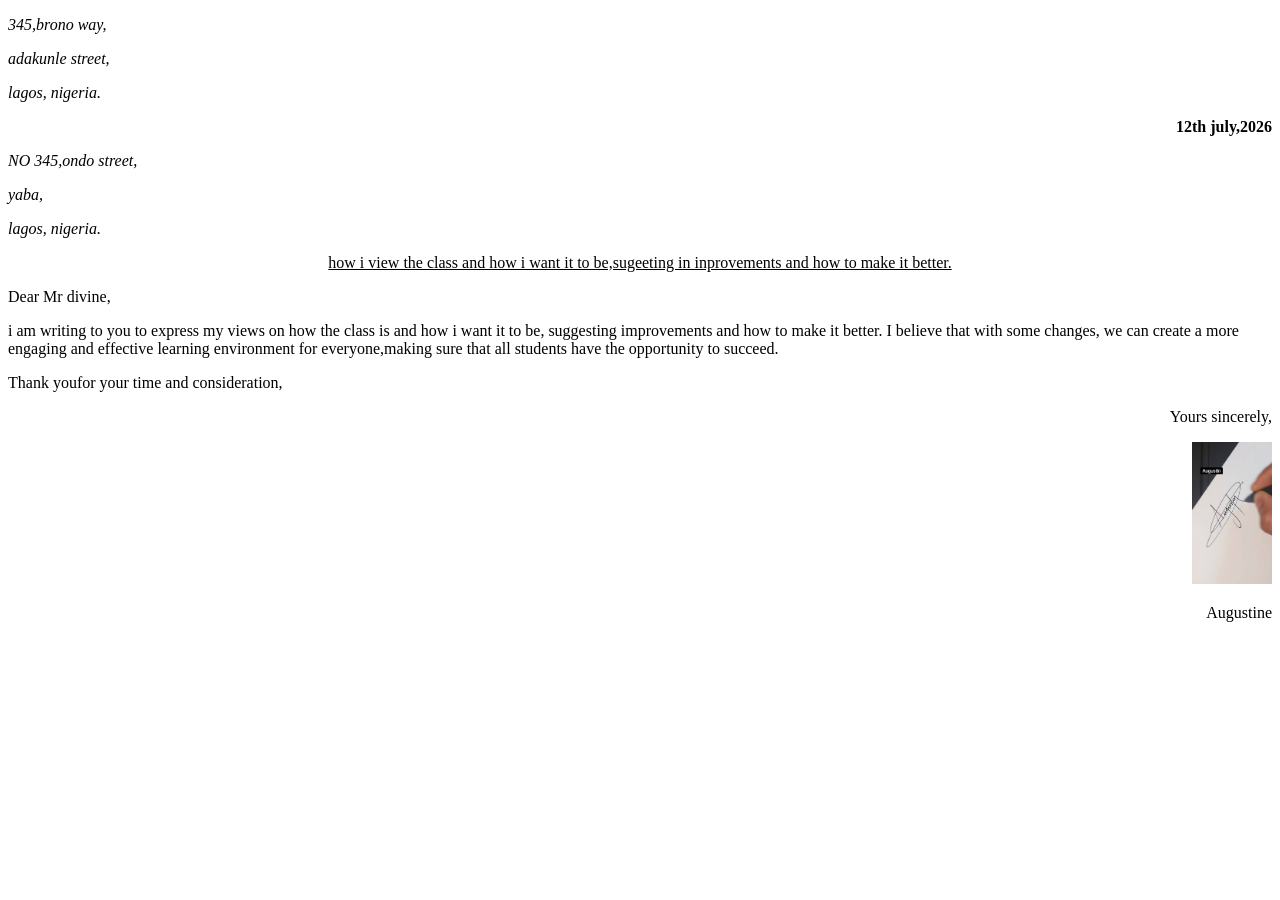
<file: home.html>
<!DOCTYPE html>
<html lang="en">

<head>
    <meta charset="UTF-8">
    <meta name="viewport" content="width=device-width, initial-scale=1.0">
</head>

<body>
    <!-- this is the sender address section -->
    <address id="sender-address" style">
        <p>345,brono way,</p>
        <p>adakunle street,
        <p>lagos, nigeria.</p>
    </address>

    <!-- date section -->
    <section id="date" style="text-align: right;font-weight: bold;">
        <p>12th july,2026</p>
    </section>

    <!-- this is the receiver address section -->
    <address id="receiver-address">
        <p>NO 345,ondo street,</p>
        <p>yaba,</p>
        <p>lagos, nigeria.</p>
    </address>

    <!-- this is the subject section -->
    <section id="subject" style="text-align: center;">
        <u>
            <p>
                how i view the class and how i want it to be,sugeeting in inprovements and
                how to make it better.
            </p>
        </u>
    </section>

    <!-- salutation section -->
    <section id="salutation">
        <p>Dear Mr divine,</p>
    </section>

    <!-- body section -->
    <main id="body">
        <p>i am writing to you to express my views on how the class is and how i want it to be,
            suggesting improvements and how to make it better. I believe that with some changes,
            we can create a more engaging and effective learning environment for everyone,making sure that all students
            have the opportunity to
            succeed.</p>
    </main>

    <!-- complimentary close section -->
    <section id="complimentary close">
        <p>Thank youfor your time and consideration,</p>
    </section>

    <!-- signature section -->
    <section id="signature" style="text-align: right;">
        <p>Yours sincerely,</p>
        <img src="./img/signature.jpg" width="80pxpx" alt="Signature">
        <p>Augustine</p>

</html>
</file>
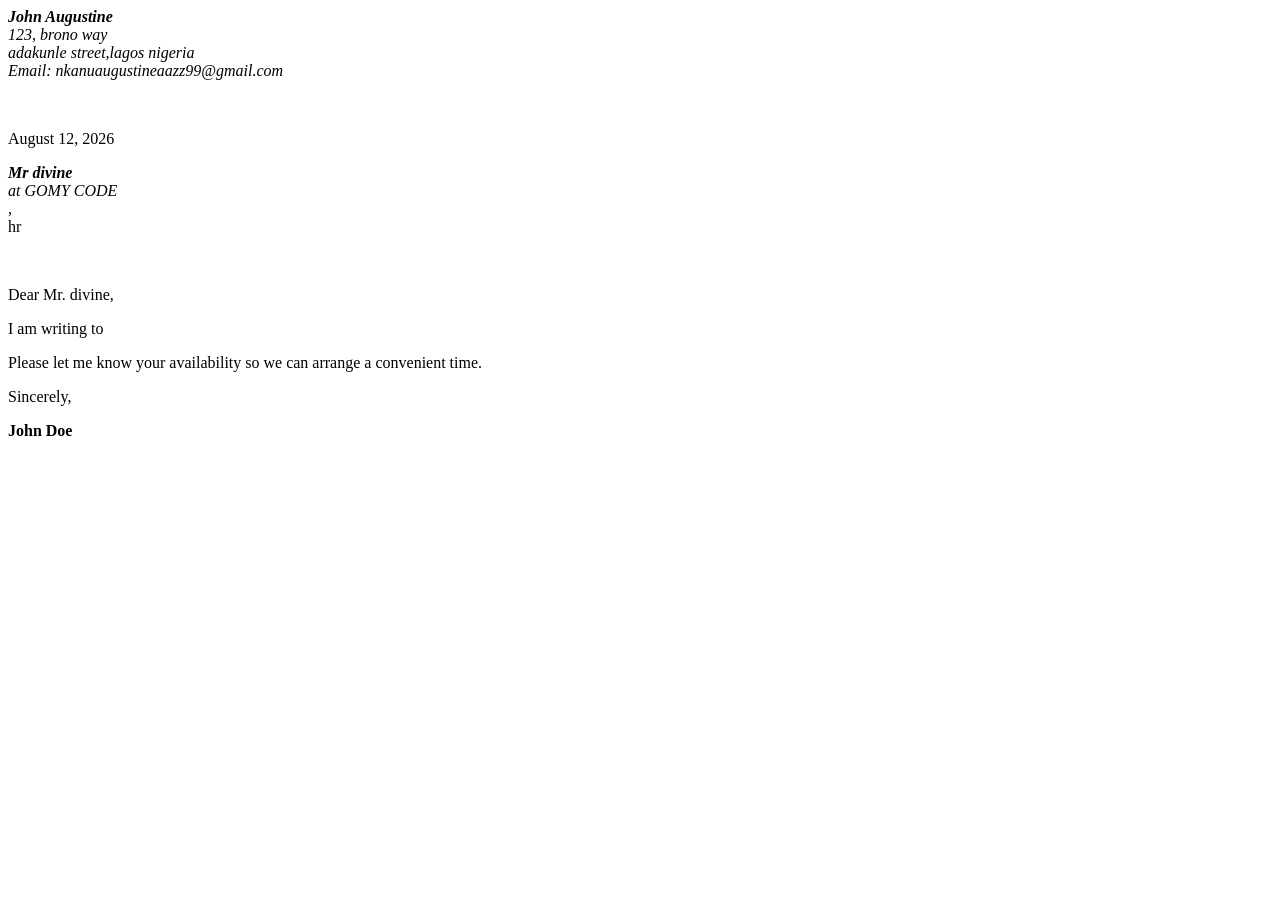
<file: presentation.html>
<!DOCTYPE html>
<html lang="en">
<head>
    <meta charset="UTF-8">
    <meta name="viewport" content="width=device-width, initial-scale=1.0">
    <title>Letter on how the class is and how you want it to be</title>
</head>
<body>
    <!DOCTYPE html>
<html>
<head>
    <meta charset="UTF-8">
    <title>Formal Letter Example</title>
</head>
<body>

    <!-- Sender's Address -->
    <address>
        <strong>John Augustine</strong><br>
        123, brono way<br>
        adakunle street,lagos nigeria<br>
        Email: nkanuaugustineaazz99@gmail.com
    </address>

    <p><br></p> <!-- Space between addresses -->

    <!-- Date -->
    <p>August 12, 2026</p>

    <!-- Recipient's Address -->
    <address>
        <strong>Mr divine</strong><br>
        at GOMY CODE<br>
    , 
    </address>
   hr
    <p><br></p> <!-- Space before salutation -->

    <!-- Salutation -->
    <p>Dear Mr. divine,</p>

    <!-- Letter Body -->
    <p>
        I am writing to
    
    </p>

    <p>
        Please let me know your availability so we can arrange a convenient time.
    </p>

    <!-- Closing -->
    <p>Sincerely,</p>

    <!-- Signature -->
    <p><strong>John Doe</strong></p>

</body>
</html>






</body>
</html>
</file>
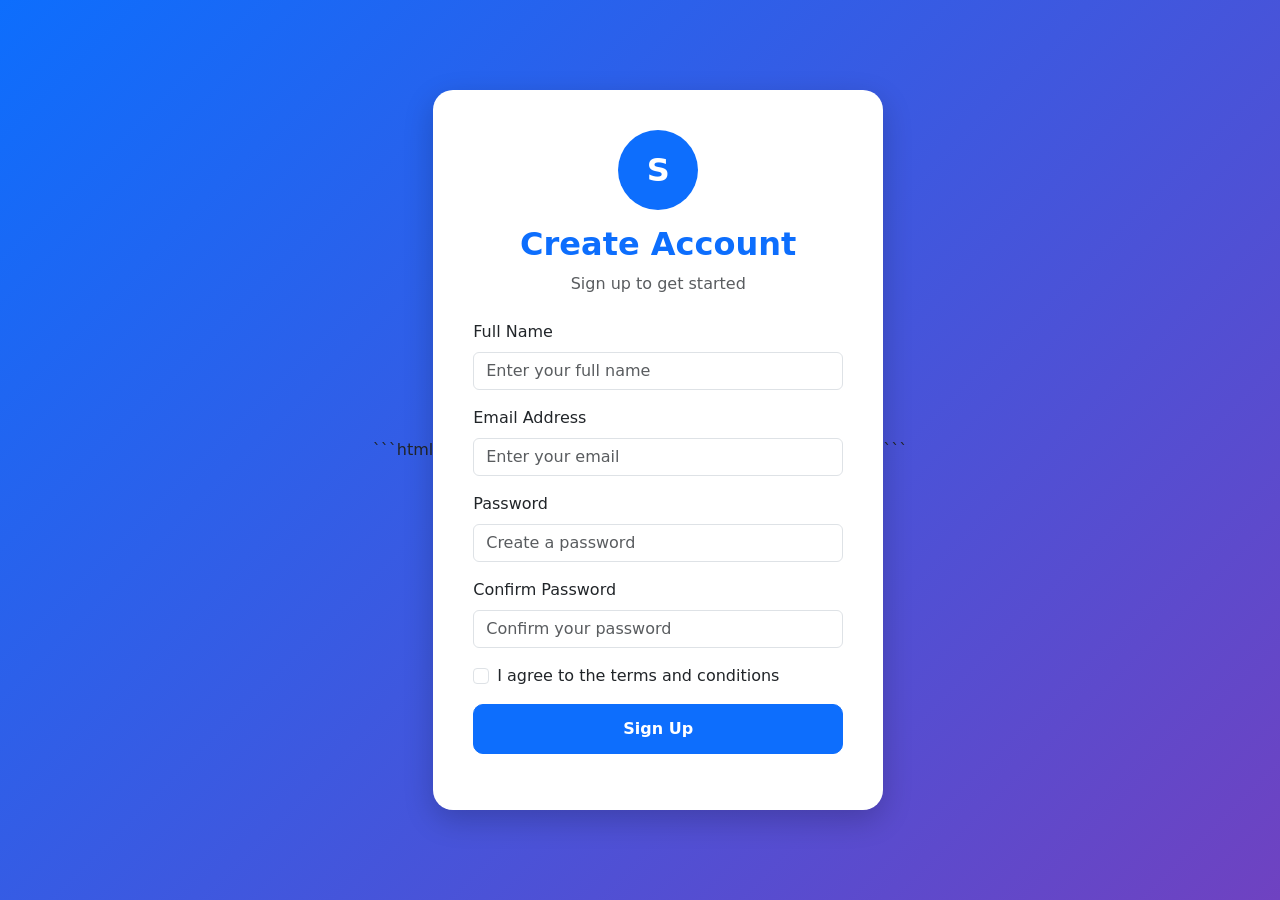
<file: progresstion.html>
```html
<!DOCTYPE html>
<html lang="en">

<head>
    <meta charset="UTF-8">
    <meta name="viewport" content="width=device-width, initial-scale=1.0">

    <title>Sign Up Form</title>

    <!-- Bootstrap CSS -->
    <link
        href="https://cdn.jsdelivr.net/npm/bootstrap@5.3.3/dist/css/bootstrap.min.css"
        rel="stylesheet"
    >

    <style>

        /* Center everything */
        body {
            margin: 0;
            min-height: 100vh;

            display: flex;
            justify-content: center;
            align-items: center;

            background: linear-gradient(135deg, #0d6efd, #6f42c1);
        }

        /* Form card */
        .signup-card {
            width: 100%;
            max-width: 450px;

            border: none;
            border-radius: 20px;

            box-shadow: 0 10px 30px rgba(0, 0, 0, 0.2);
        }

        /* Logo */
        .logo {
            width: 80px;
            height: 80px;

            margin: 0 auto 15px;

            display: flex;
            justify-content: center;
            align-items: center;

            border-radius: 50%;

            background-color: #0d6efd;
            color: white;

            font-size: 32px;
            font-weight: bold;
        }

        /* Button */
        .signup-btn {
            border-radius: 10px;
            padding: 12px;
            font-weight: bold;
        }

    </style>

</head>


<body>

    <!-- SIGN UP CARD -->
    <div class="card signup-card p-4">

        <div class="card-body">

            <!-- LOGO -->
            <div class="logo">
                S
            </div>

            <!-- TITLE -->
            <h2 class="text-center text-primary fw-bold">
                Create Account
            </h2>

            <p class="text-center text-muted mb-4">
                Sign up to get started
            </p>


            <!-- FORM -->
            <form id="signupForm">

                <!-- FULL NAME -->
                <div class="mb-3">

                    <label
                        for="name"
                        class="form-label"
                    >
                        Full Name
                    </label>

                    <input
                        type="text"
                        id="name"
                        class="form-control"
                        placeholder="Enter your full name"
                        required
                    >

                </div>


                <!-- EMAIL -->
                <div class="mb-3">

                    <label
                        for="email"
                        class="form-label"
                    >
                        Email Address
                    </label>

                    <input
                        type="email"
                        id="email"
                        class="form-control"
                        placeholder="Enter your email"
                        required
                    >

                </div>


                <!-- PASSWORD -->
                <div class="mb-3">

                    <label
                        for="password"
                        class="form-label"
                    >
                        Password
                    </label>

                    <input
                        type="password"
                        id="password"
                        class="form-control"
                        placeholder="Create a password"
                        required
                    >

                </div>


                <!-- CONFIRM PASSWORD -->
                <div class="mb-3">

                    <label
                        for="confirmPassword"
                        class="form-label"
                    >
                        Confirm Password
                    </label>

                    <input
                        type="password"
                        id="confirmPassword"
                        class="form-control"
                        placeholder="Confirm your password"
                        required
                    >

                </div>


                <!-- TERMS -->
                <div class="form-check mb-3">

                    <input
                        type="checkbox"
                        id="terms"
                        class="form-check-input"
                        required
                    >

                    <label
                        for="terms"
                        class="form-check-label"
                    >
                        I agree to the terms and conditions
                    </label>

                </div>


                <!-- SIGN UP -->
                <button
                    type="submit"
                    class="btn btn-primary w-100 signup-btn"
                >
                    Sign Up
                </button>

            </form>


            <!-- MESSAGE -->
            <div
                id="message"
                class="text-center mt-3"
            ></div>

        </div>

    </div>


    <!-- JAVASCRIPT -->
    <script>

        // Get the form
        const form =
            document.getElementById("signupForm");

        // Get the message area
        const message =
            document.getElementById("message");


        // Listen for form submission
        form.addEventListener("submit", function(event) {

            // Prevent page refresh
            event.preventDefault();


            // Get the values
            const name =
                document.getElementById("name").value.trim();

            const password =
                document.getElementById("password").value;

            const confirmPassword =
                document.getElementById("confirmPassword").value;


            // Check passwords
            if (password !== confirmPassword) {

                message.innerHTML = `
                    <div class="alert alert-danger">
                        Passwords do not match!
                    </div>
                `;

                return;
            }


            // Check password length
            if (password.length < 6) {

                message.innerHTML = `
                    <div class="alert alert-warning">
                        Password must be at least 6 characters.
                    </div>
                `;

                return;
            }


            // Success message
            message.innerHTML = `
                <div class="alert alert-success">
                    Welcome, ${name}! 🎉
                    <br>
                    Your account has been created successfully.
                </div>
            `;


            // Clear form
            form.reset();

        });

    </script>

</body>

</html>
```
</file>
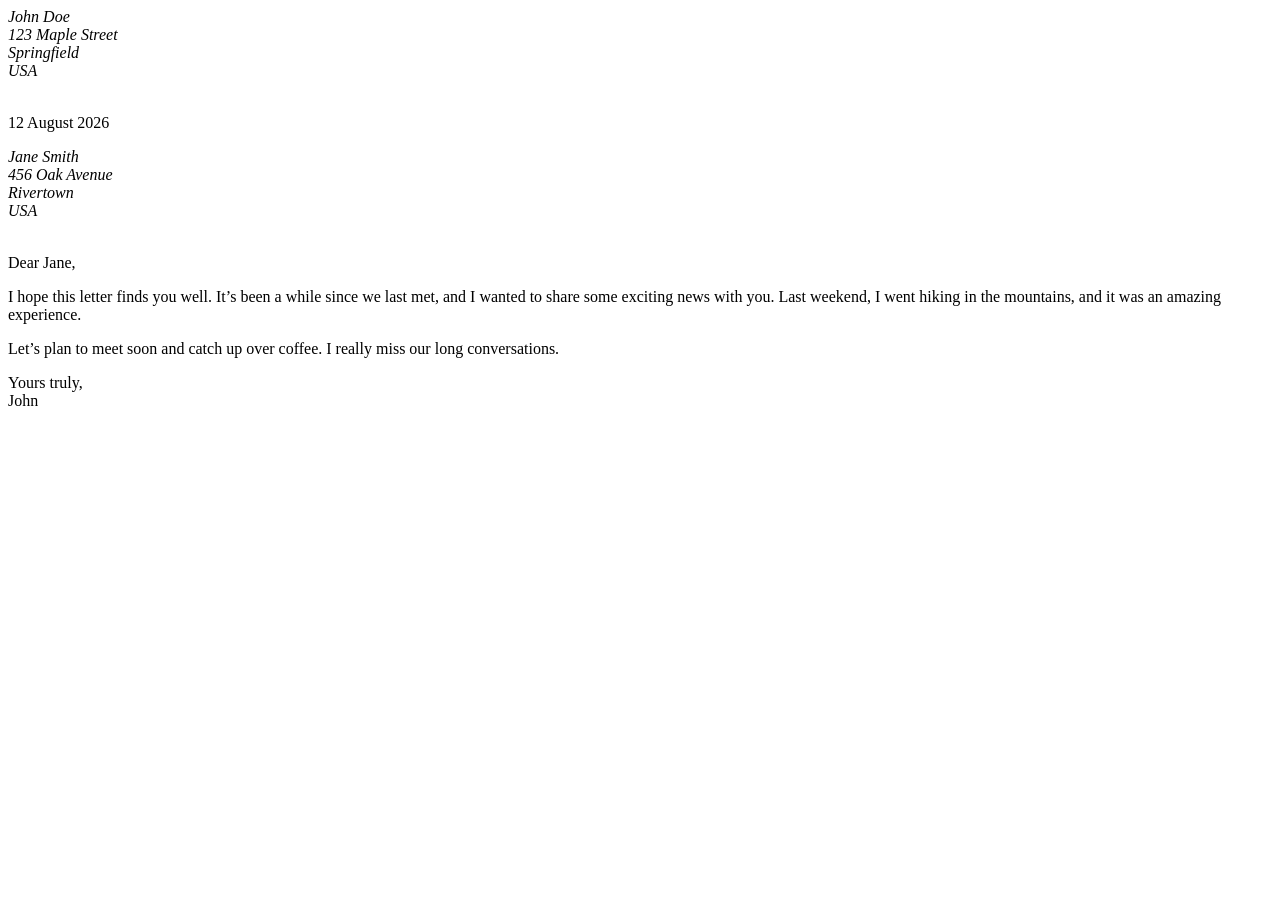
<file: prom.html>
<!DOCTYPE html>
<html lang="en">
<head>
    <meta charset="UTF-8">
    <meta name="viewport" content="width=device-width, initial-scale=1.0">
    <title>Document</title>
</head>
<body>
    <!DOCTYPE html>
<html>
<head>
    <title>Informal Letter</title>
</head>
<body>

    <!-- Sender's Address -->
    <address>
        John Doe<br>
        123 Maple Street<br>
        Springfield<br>
        USA
    </address>

    <br>

    <!-- Date -->
    <p>12 August 2026</p>

    <!-- Receiver's Address -->
    <address>
        Jane Smith<br>
        456 Oak Avenue<br>
        Rivertown<br>
        USA
    </address>

    <br>

    <!-- Greeting -->
    <p>Dear Jane,</p>

    <!-- Body of the letter -->
    <p>
        I hope this letter finds you well. It’s been a while since we last met, 
        and I wanted to share some exciting news with you. Last weekend, I went 
        hiking in the mountains, and it was an amazing experience.
    </p>

    <p>
        Let’s plan to meet soon and catch up over coffee. I really miss our 
        long conversations.
    </p>

    <!-- Closing -->
    <p>
        Yours truly,<br>
        John
    </p>

</body>
</html>

</body>
</html>
</file>
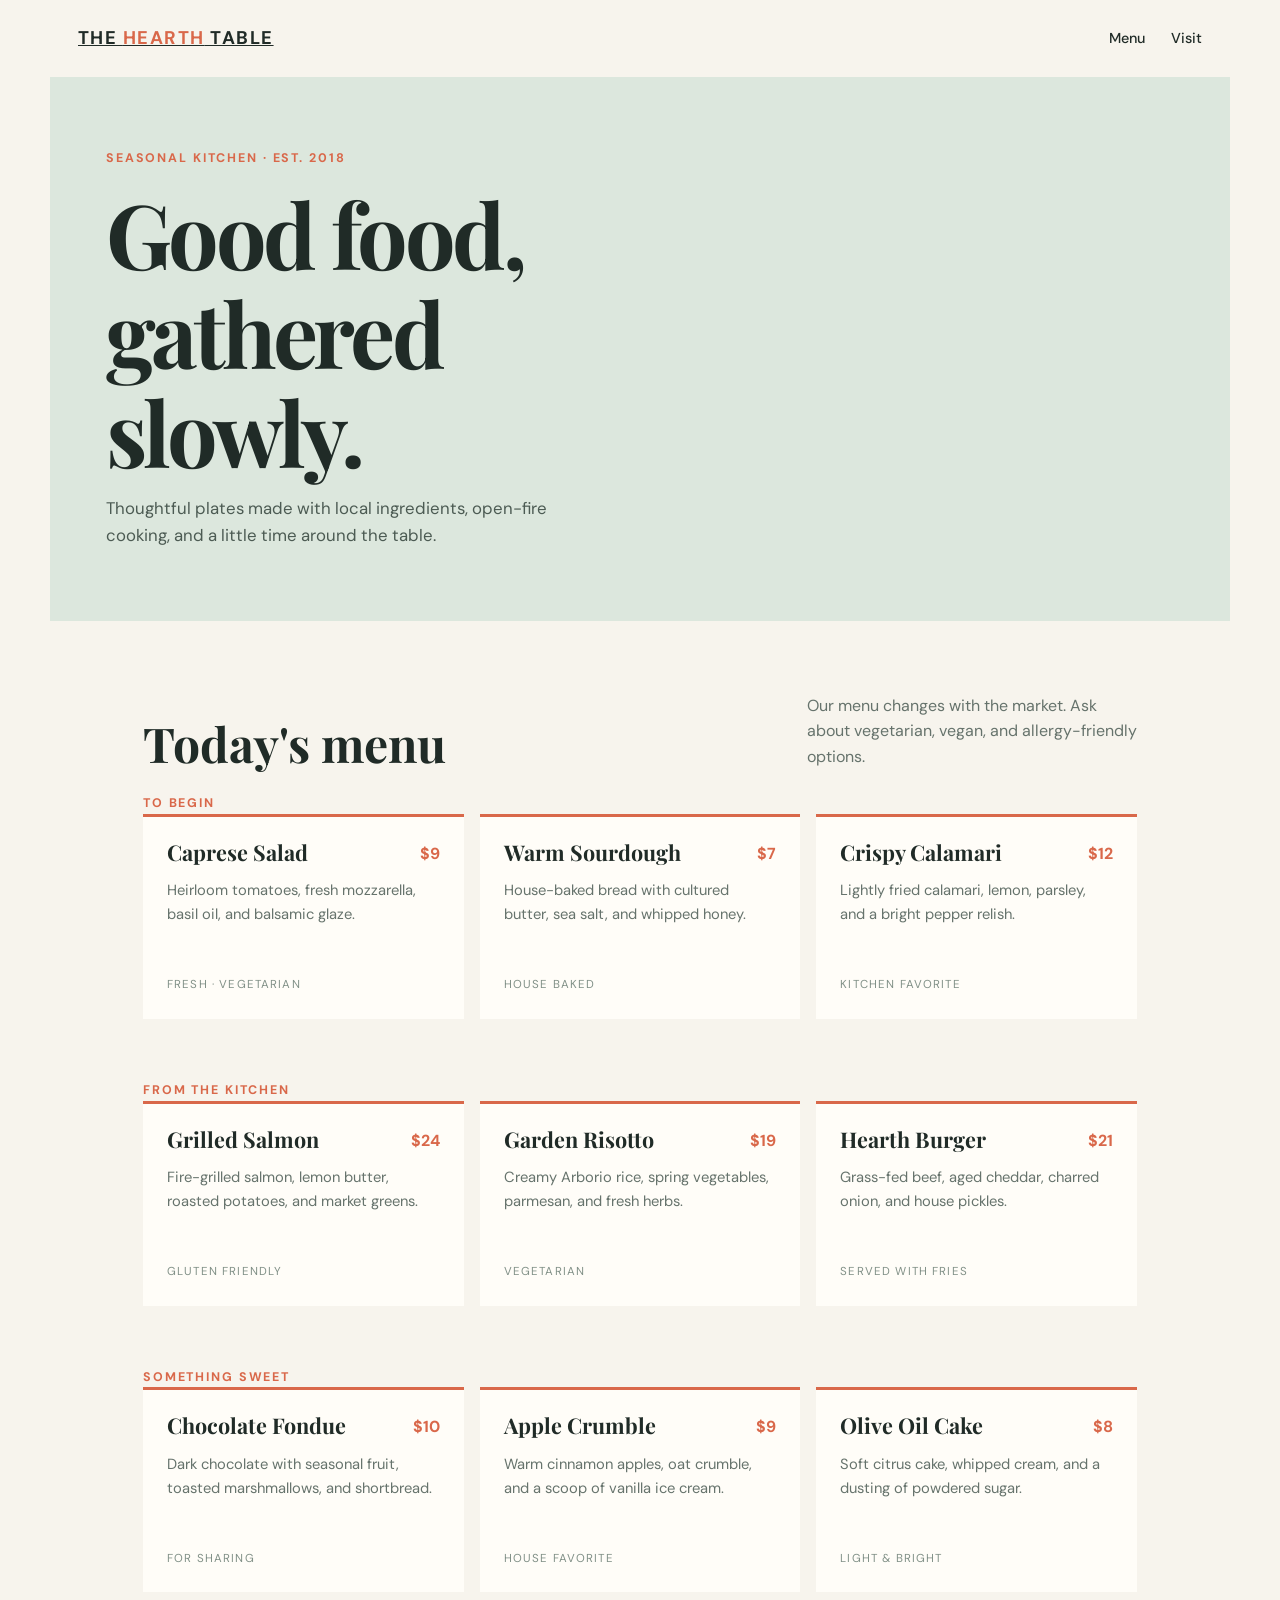
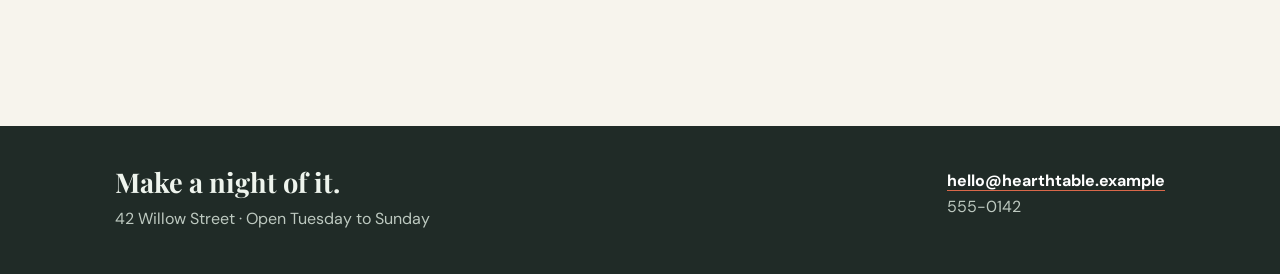
<file: Resturant.html>
<!DOCTYPE html>
                <html lang="en">
                <head>
                    <meta charset="UTF-8">
                    <meta name="viewport" content="width=device-width, initial-scale=1.0">
                    <meta name="description" content="The Hearth Table seasonal restaurant menu">
                    <title>The Hearth Table | Restaurant Menu</title>
                    <link rel="preconnect" href="https://fonts.googleapis.com">
                    <link rel="preconnect" href="https://fonts.gstatic.com" crossorigin>
                    <link href="https://fonts.googleapis.com/css2?family=DM+Sans:wght@400;500;700&family=Playfair+Display:wght@600;700&display=swap" rel="stylesheet">
                    <style>
                        :root {
                            --ink: #202b27;
                            --muted: #66736c;
                            --paper: #f7f4ed;
                            --cream: #fffdf8;
                            --sage: #dce7dd;
                            --coral: #d9684a;
                            --line: #d9ddd4;
                        }

                        * { box-sizing: border-box; }
                        html { scroll-behavior: smooth; }
                        body {
                            margin: 0;
                            color: var(--ink);
                            background: var(--paper);
                            font-family: "DM Sans", sans-serif;
                            line-height: 1.6;
                        }
                        a { color: inherit; }
                        .topbar {
                            display: flex;
                            justify-content: space-between;
                            align-items: center;
                            max-width: 1180px;
                            margin: auto;
                            padding: 24px 28px;
                        }
                        .brand { font-size: 1.15rem; font-weight: 700; letter-spacing: .08em; text-transform: uppercase; }
                        .brand span { color: var(--coral); }
                        nav { display: flex; gap: 26px; font-size: .9rem; font-weight: 500; }
                        nav a { text-decoration: none; }
                        nav a:hover { color: var(--coral); }
                        .hero {
                            display: grid;
                            grid-template-columns: 1.1fr .9fr;
                            max-width: 1180px;
                            min-height: 430px;
                            margin: 0 auto 72px;
                            overflow: hidden;
                            background: var(--sage);
                        }
                        .hero-copy { padding: 72px 56px; align-self: center; }
                        .eyebrow { color: var(--coral); font-size: .78rem; font-weight: 700; letter-spacing: .15em; text-transform: uppercase; }
                        h1, h2, h3 { font-family: "Playfair Display", serif; line-height: 1.1; }
                        h1 { max-width: 570px; margin: 15px 0; font-size: clamp(3.5rem, 7vw, 6.5rem); letter-spacing: -.04em; }
                        .hero-copy p { max-width: 450px; margin: 0; color: #4c5b53; font-size: 1.05rem; }
                        .hero-image { min-height: 430px; background: url("https://images.unsplash.com/photo-1547592180-85f173990554?auto=format&fit=crop&w=1100&q=85") center/cover; }
                        main { max-width: 1050px;
                             margin: auto;
                              padding: 0 28px 72px;
                             }
                        .menu-heading {
                             display: flex;
                              justify-content: space-between;
                               align-items: end;
                                gap: 24px;
                                 margin-bottom: 24px;
                                }
                        .menu-heading h2 {
                             margin: 0;
                              font-size: 3rem;
                             }
                        .menu-heading p {
                             max-width: 330px;
                              margin: 0;
                               color: var(--muted);
                             }
                        .menu-section {
                             margin-bottom: 62px;
                              scroll-margin-top: 24px; }
                        .menu-grid {
                             display: grid;
                              grid-template-columns: repeat(3, 1fr);
                               gap: 16px;
                             }
                        .dish {
                             display: flex;
                              flex-direction: column;
                               min-height: 205px;
                               padding: 24px;
                                background: var(--cream);
                                 border-top: 3px solid var(--coral); }
                        .dish-top {
                             display: flex;
                              justify-content: space-between;
                               gap: 12px; 
                            }
                        .dish h3 {
                             margin: 0; font-size: 1.35rem; }
                        .price {
                             color: var(--coral); font-weight: 700; white-space: nowrap; }
                        .dish p {
                             margin: 13px 0 0; color: var(--muted); font-size: .92rem; }
                        .dish-tag {
                             margin-top: auto; color: #819087; font-size: .72rem; letter-spacing: .1em; text-transform: uppercase; }
                        footer {
                             padding: 42px 28px; color: #eef4ed; background: var(--ink); }
                        .footer-inner {
                             display: flex; justify-content: space-between; gap: 24px; max-width: 1050px; margin: auto; }
                        footer h2 {
                             margin: 0 0 8px; font-size: 1.7rem; }
                        footer p {
                            margin: 0; color: #bdc9c0; }
                        footer a {
                             color: #fff; font-weight: 700; text-decoration-color: var(--coral); text-underline-offset: 4px; }
                        @media (max-width: 720px) {
                            .topbar { padding: 20px; }
                            nav { gap: 12px; font-size: .8rem; }
                            .hero { display: flex; flex-direction: column-reverse; margin-bottom: 50px; }
                            .hero-image { min-height: 270px; }
                            .hero-copy { padding: 42px 28px 48px; }
                            h1 { font-size: 4rem; }
                            .menu-heading { display: block; }
                            .menu-heading p {
                                 margin-top: 12px; }
                            .menu-grid {
                                 grid-template-columns: 1fr; }
                            .footer-inner {
                                 display: block; }
                            footer p {
                                 margin-top: 18px; }
                        }
                    </style>
                </head>
                <body>
                    <header class="topbar">
                        <a class="brand" href="#top">The <span>Hearth</span> Table</a>
                        <nav aria-label="Main navigation">
                            <a href="#menu">Menu</a>
                            <a href="#visit">Visit</a>
                        </nav>
                    </header>

                    <section class="hero" id="top" aria-labelledby="page-title">
                        <div class="hero-copy">
                            <div class="eyebrow">Seasonal kitchen · Est. 2018</div>
                            <h1 id="page-title">Good food, gathered slowly.</h1>
                            <p>Thoughtful plates made with local ingredients, open-fire cooking, and a little time around the table.</p>
                        </div>
                        <div class="hero-image" role="img" aria-label="A fresh seasonal salad on a table"></div>
                    </section>

                    <main id="menu">
                        <div class="menu-heading">
                            <h2>Today's menu</h2>
                            <p>Our menu changes with the market. Ask about vegetarian, vegan, and allergy-friendly options.</p>
                        </div>

                        <section class="menu-section" aria-labelledby="starters-title">
                            <div class="eyebrow" id="starters-title">To begin</div>
                            <div class="menu-grid">
                                <article class="dish"><div class="dish-top"><h3>Caprese Salad</h3><span class="price">$9</span></div><p>Heirloom tomatoes, fresh mozzarella, basil oil, and balsamic glaze.</p><span class="dish-tag">Fresh · Vegetarian</span></article>
                                <article class="dish"><div class="dish-top"><h3>Warm Sourdough</h3><span class="price">$7</span></div><p>House-baked bread with cultured butter, sea salt, and whipped honey.</p><span class="dish-tag">House baked</span></article>
                                <article class="dish"><div class="dish-top"><h3>Crispy Calamari</h3><span class="price">$12</span></div><p>Lightly fried calamari, lemon, parsley, and a bright pepper relish.</p><span class="dish-tag">Kitchen favorite</span></article>
                            </div>
                        </section>

                        <section class="menu-section" aria-labelledby="mains-title">
                            <div class="eyebrow" id="mains-title">From the kitchen</div>
                            <div class="menu-grid">
                                <article class="dish"><div class="dish-top"><h3>Grilled Salmon</h3><span class="price">$24</span></div><p>Fire-grilled salmon, lemon butter, roasted potatoes, and market greens.</p><span class="dish-tag">Gluten friendly</span></article>
                                <article class="dish"><div class="dish-top"><h3>Garden Risotto</h3><span class="price">$19</span></div><p>Creamy Arborio rice, spring vegetables, parmesan, and fresh herbs.</p><span class="dish-tag">Vegetarian</span></article>
                                <article class="dish"><div class="dish-top"><h3>Hearth Burger</h3><span class="price">$21</span></div><p>Grass-fed beef, aged cheddar, charred onion, and house pickles.</p><span class="dish-tag">Served with fries</span></article>
                            </div>
                        </section>

                        <section class="menu-section" aria-labelledby="desserts-title">
                            <div class="eyebrow" id="desserts-title">Something sweet</div>
                            <div class="menu-grid">
                                <article class="dish"><div class="dish-top"><h3>Chocolate Fondue</h3><span class="price">$10</span></div><p>Dark chocolate with seasonal fruit, toasted marshmallows, and shortbread.</p><span class="dish-tag">For sharing</span></article>
                                <article class="dish"><div class="dish-top"><h3>Apple Crumble</h3><span class="price">$9</span></div><p>Warm cinnamon apples, oat crumble, and a scoop of vanilla ice cream.</p><span class="dish-tag">House favorite</span></article>
                                <article class="dish"><div class="dish-top"><h3>Olive Oil Cake</h3><span class="price">$8</span></div><p>Soft citrus cake, whipped cream, and a dusting of powdered sugar.</p><span class="dish-tag">Light & bright</span></article>
                            </div>
                        </section>
                    </main>

                    <footer id="visit">
                        <div class="footer-inner">
                            <div><h2>Make a night of it.</h2><p>42 Willow Street · Open Tuesday to Sunday</p></div>
                            <p><a href="mailto:hello@hearthtable.example">hello@hearthtable.example</a><br>555-0142</p>
                        </div>
                    </footer>
                </body>
                </html>
</file>
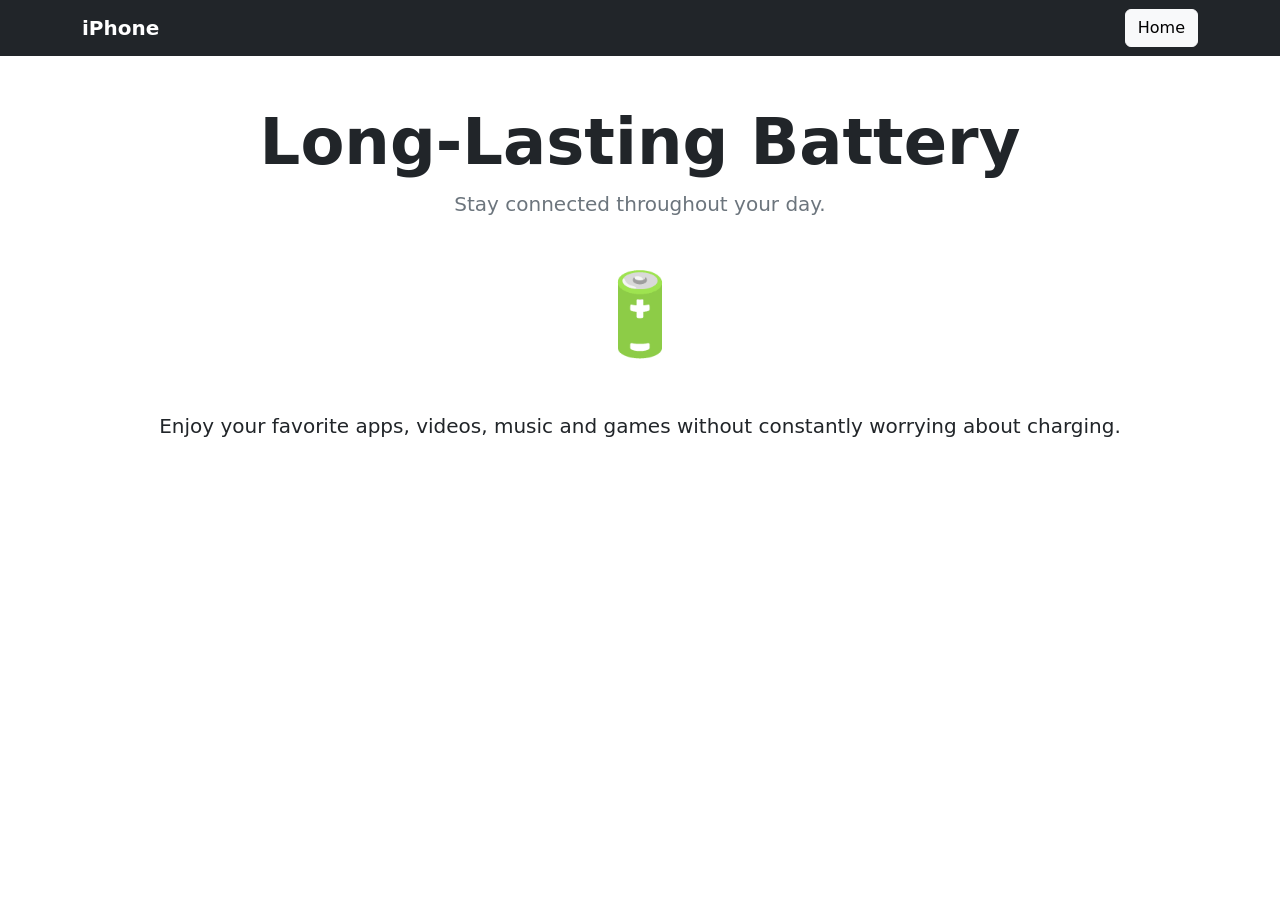
<file: Official wedsite/battery.html>
<!DOCTYPE html>
<html lang="en">
<head>

    <meta charset="UTF-8">
    <meta name="viewport" content="width=device-width, initial-scale=1.0">

    <title>iPhone Battery</title>

    <link
        href="https://cdn.jsdelivr.net/npm/bootstrap@5.3.3/dist/css/bootstrap.min.css"
        rel="stylesheet">

</head>

<body>

<nav class="navbar navbar-dark bg-dark">

    <div class="container">

        <a class="navbar-brand fw-bold" href="index.html">
            iPhone
        </a>

        <a href="index.html" class="btn btn-light">
            Home
        </a>

    </div>

</nav>


<section class="py-5">

    <div class="container text-center">

        <h1 class="display-3 fw-bold">
            Long-Lasting Battery
        </h1>

        <p class="lead text-secondary">
            Stay connected throughout your day.
        </p>

        <div class="display-1 my-5">
            🔋
        </div>

        <p class="fs-5">
            Enjoy your favorite apps, videos, music and
            games without constantly worrying about charging.
        </p>

    </div>

</section>

</body>
</html>
</file>
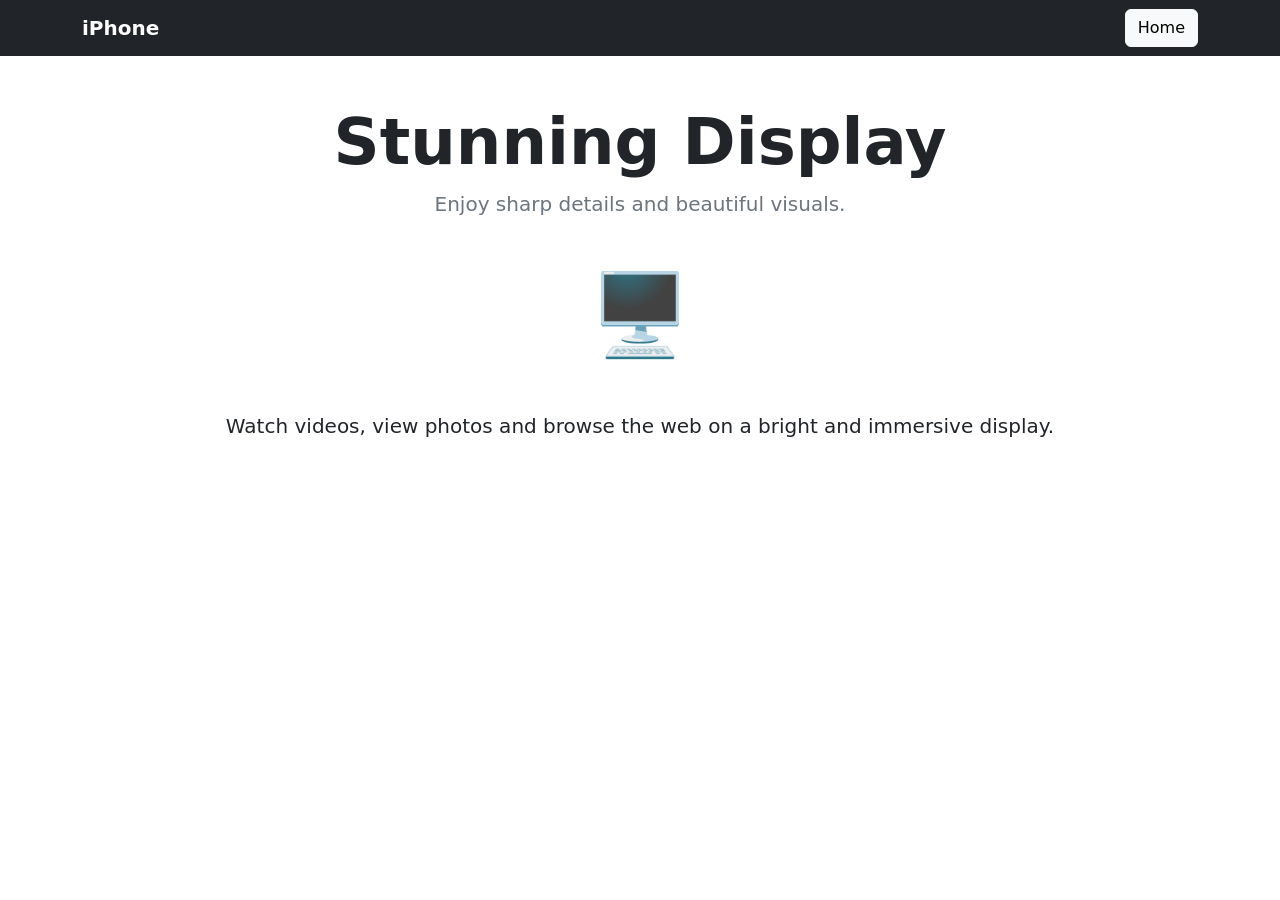
<file: Official wedsite/display.html>
<!DOCTYPE html>
<html lang="en">
<head>

    <meta charset="UTF-8">
    <meta name="viewport" content="width=device-width, initial-scale=1.0">

    <title>iPhone Display</title>

    <link
        href="https://cdn.jsdelivr.net/npm/bootstrap@5.3.3/dist/css/bootstrap.min.css"
        rel="stylesheet">

</head>

<body>

<nav class="navbar navbar-dark bg-dark">

    <div class="container">

        <a class="navbar-brand fw-bold" href="index.html">
            iPhone
        </a>

        <a href="index.html" class="btn btn-light">
            Home
        </a>

    </div>

</nav>


<section class="py-5">

    <div class="container text-center">

        <h1 class="display-3 fw-bold">
            Stunning Display
        </h1>

        <p class="lead text-secondary">
            Enjoy sharp details and beautiful visuals.
        </p>

        <div class="display-1 my-5">
            🖥️
        </div>

        <p class="fs-5">
            Watch videos, view photos and browse the web
            on a bright and immersive display.
        </p>

    </div>

</section>

</body>
</html>
</file>
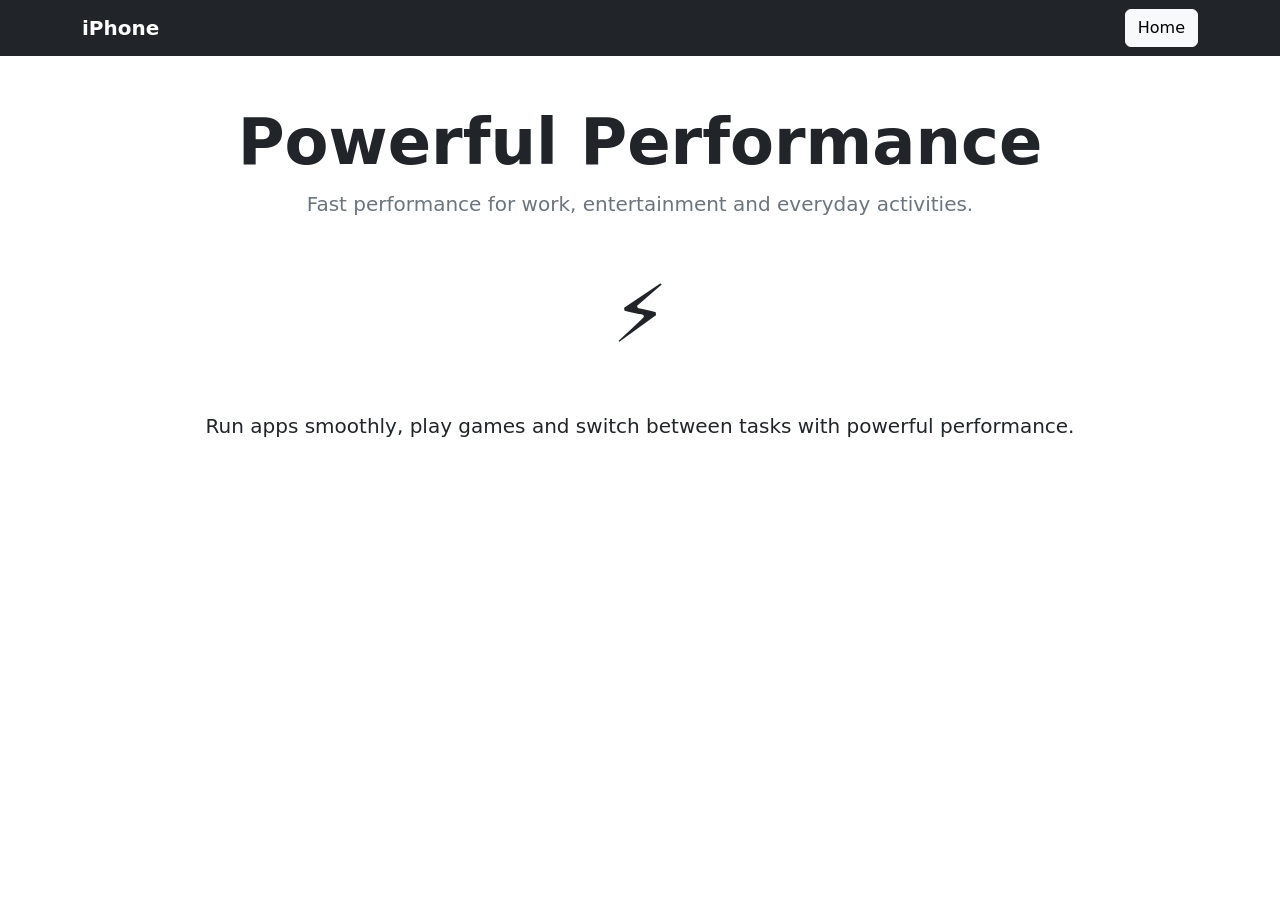
<file: Official wedsite/performance .html>
<!DOCTYPE html>
<html lang="en">
<head>

    <meta charset="UTF-8">
    <meta name="viewport" content="width=device-width, initial-scale=1.0">

    <title>iPhone Performance</title>

    <link
        href="https://cdn.jsdelivr.net/npm/bootstrap@5.3.3/dist/css/bootstrap.min.css"
        rel="stylesheet">

</head>

<body>

<nav class="navbar navbar-dark bg-dark">

    <div class="container">

        <a class="navbar-brand fw-bold" href="index.html">
            iPhone
        </a>

        <a href="index.html" class="btn btn-light">
            Home
        </a>

    </div>

</nav>


<section class="py-5">

    <div class="container text-center">

        <h1 class="display-3 fw-bold">
            Powerful Performance
        </h1>

        <p class="lead text-secondary">
            Fast performance for work, entertainment
            and everyday activities.
        </p>

        <div class="display-1 my-5">
            ⚡
        </div>

        <p class="fs-5">
            Run apps smoothly, play games and switch
            between tasks with powerful performance.
        </p>

    </div>

</section>

</body>
</html>
</file>
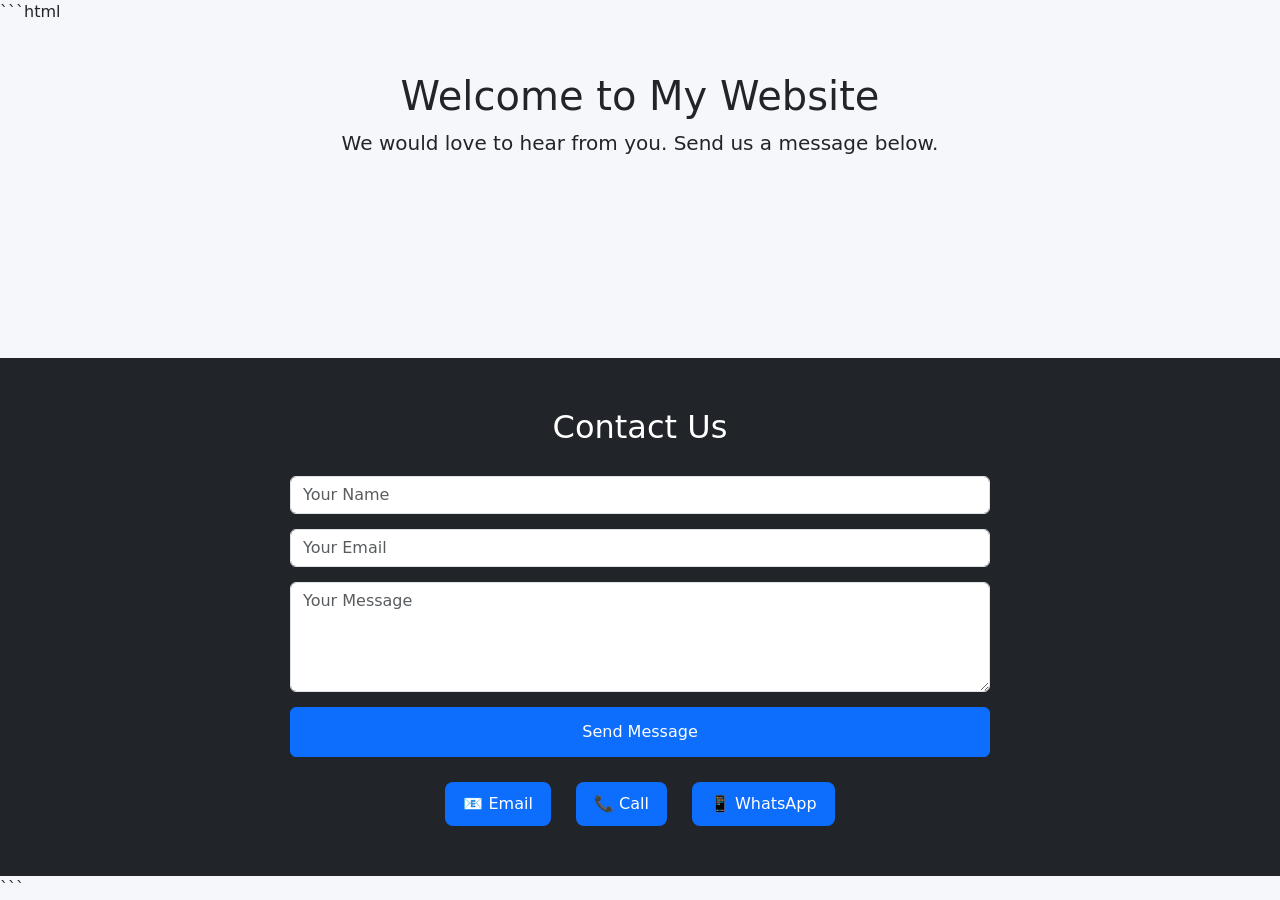
<file: Official wedsite/update.html>
```html
<!DOCTYPE html>
<html lang="en">
<head>
    <meta charset="UTF-8">
    <meta name="viewport" content="width=device-width, initial-scale=1.0">
    <title>Contact Us</title>

    <!-- Bootstrap -->
    <link href="https://cdn.jsdelivr.net/npm/bootstrap@5.3.3/dist/css/bootstrap.min.css" rel="stylesheet">

    <style>
        /* Make the page use flex */
        body {
            margin: 0;
            min-height: 100vh;
            display: flex;
            flex-direction: column;
            background-color: #f5f7fa;
        }

        /* Main content takes available space */
        main {
            flex: 1;
        }

        /* Contact section */
        .contact-section {
            background-color: #212529;
            color: white;
            padding: 50px 20px;
        }

        .contact-container {
            max-width: 700px;
            margin: auto;
        }

        .contact-section h2 {
            text-align: center;
            margin-bottom: 30px;
        }

        /* Contact links */
        .contact-links {
            display: flex;
            justify-content: center;
            gap: 25px;
            flex-wrap: wrap;
            margin-top: 25px;
        }

        .contact-links a {
            color: white;
            text-decoration: none;
            padding: 10px 18px;
            border-radius: 8px;
            background-color: #0d6efd;
            transition: 0.3s;
        }

        .contact-links a:hover {
            background-color: #0a58ca;
            transform: translateY(-3px);
        }

        /* Form inputs */
        .form-control {
            margin-bottom: 15px;
        }

        .send-btn {
            width: 100%;
            padding: 12px;
        }
    </style>
</head>

<body>

    <!-- Main Website Content -->
    <main>
        <div class="container text-center py-5">
            <h1>Welcome to My Website</h1>
            <p class="lead">
                We would love to hear from you. Send us a message below.
            </p>
        </div>
    </main>

    <!-- Contact Section at Bottom -->
    <section class="contact-section">

        <div class="contact-container">

            <h2>Contact Us</h2>

            <!-- Contact Form -->
            <form id="contactForm">

                <input 
                    type="text" 
                    id="name"
                    class="form-control"
                    placeholder="Your Name"
                    required
                >

                <input 
                    type="email" 
                    id="email"
                    class="form-control"
                    placeholder="Your Email"
                    required
                >

                <textarea 
                    id="message"
                    class="form-control"
                    rows="4"
                    placeholder="Your Message"
                    required
                ></textarea>

                <button 
                    type="submit" 
                    class="btn btn-primary send-btn">
                    Send Message
                </button>

            </form>

            <!-- Contact Links -->
            <div class="contact-links">

                <a href="mailto:example@gmail.com">
                    📧 Email
                </a>

                <a href="tel:+2348000000000">
                    📞 Call
                </a>

                <a href="#">
                    📱 WhatsApp
                </a>

            </div>

            <!-- Success Message -->
            <div id="successMessage" class="alert alert-success mt-4 d-none">
                Your message has been sent successfully!
            </div>

        </div>

    </section>

    <!-- JavaScript -->
    <script>
        const contactForm = document.getElementById("contactForm");
        const successMessage = document.getElementById("successMessage");

        contactForm.addEventListener("submit", function(event) {
            event.preventDefault();

            successMessage.classList.remove("d-none");

            contactForm.reset();
        });
    </script>

</body>
</html>
```
</file>
